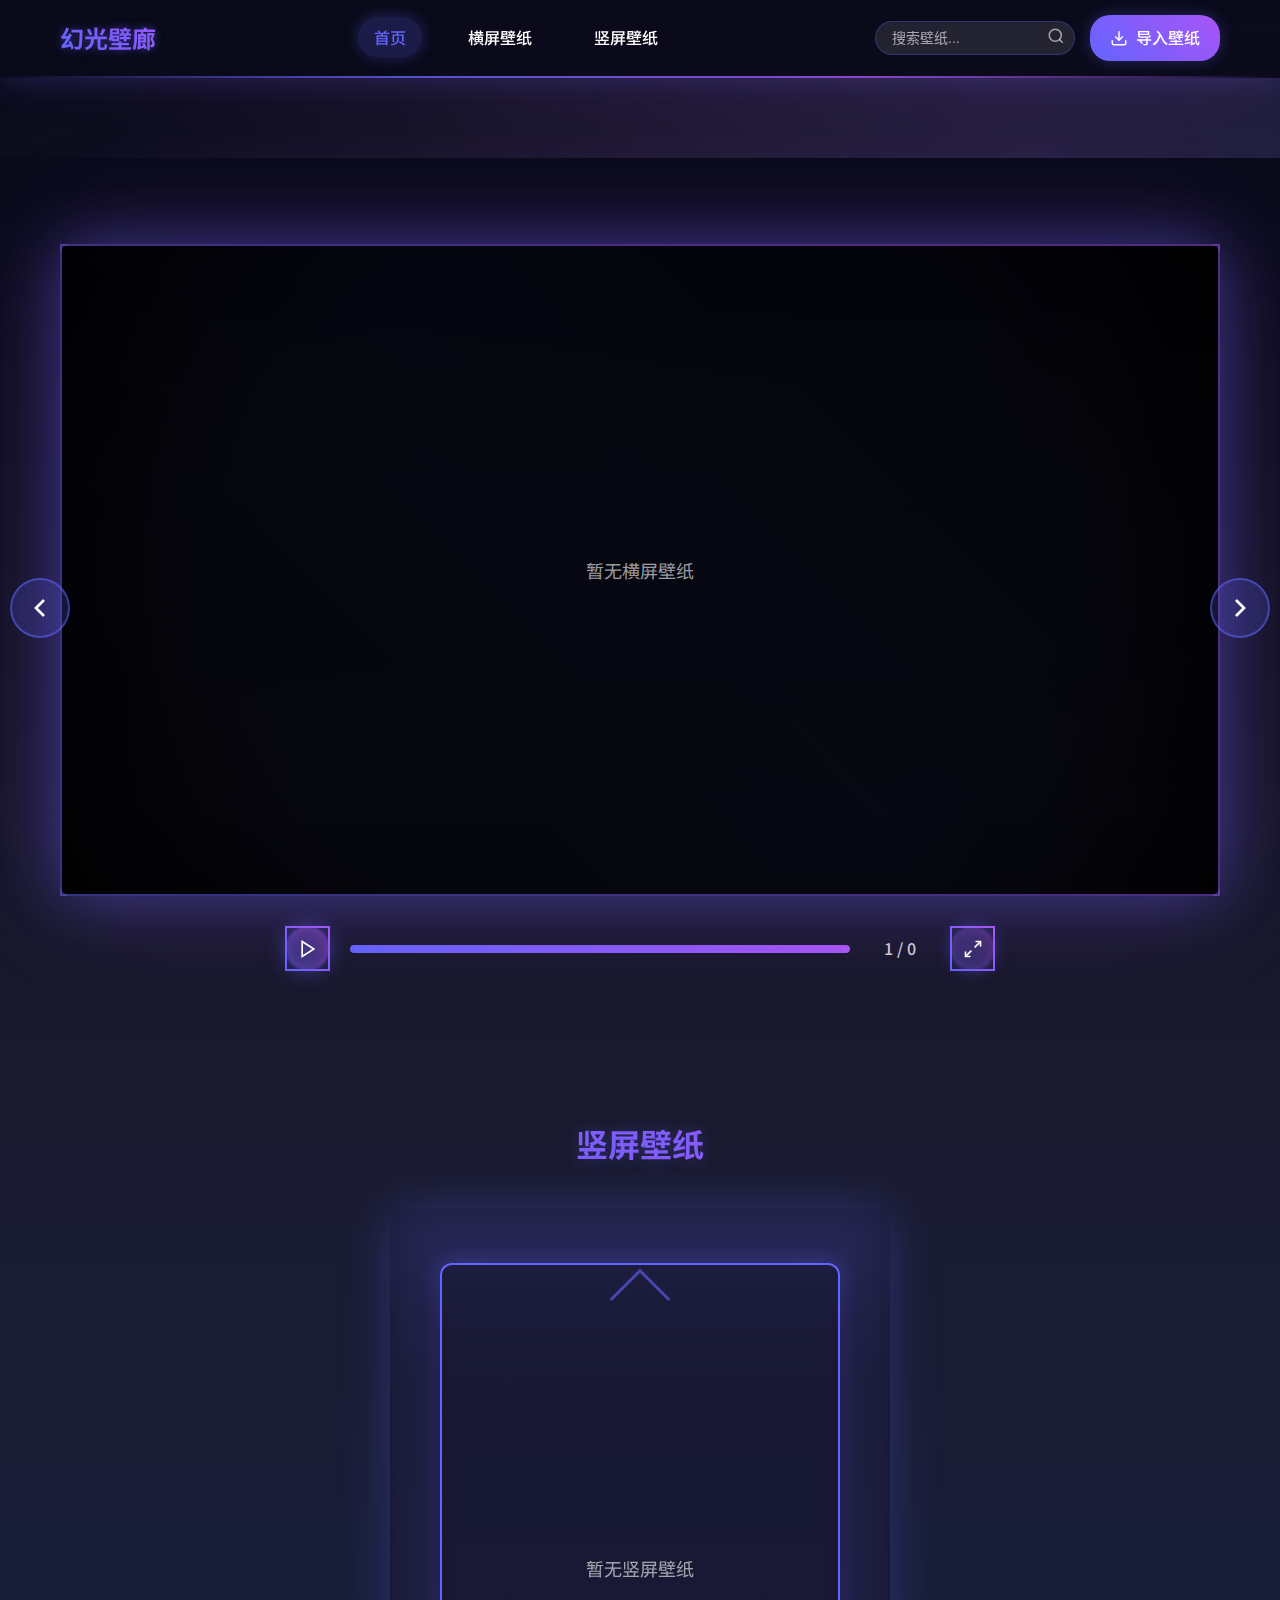
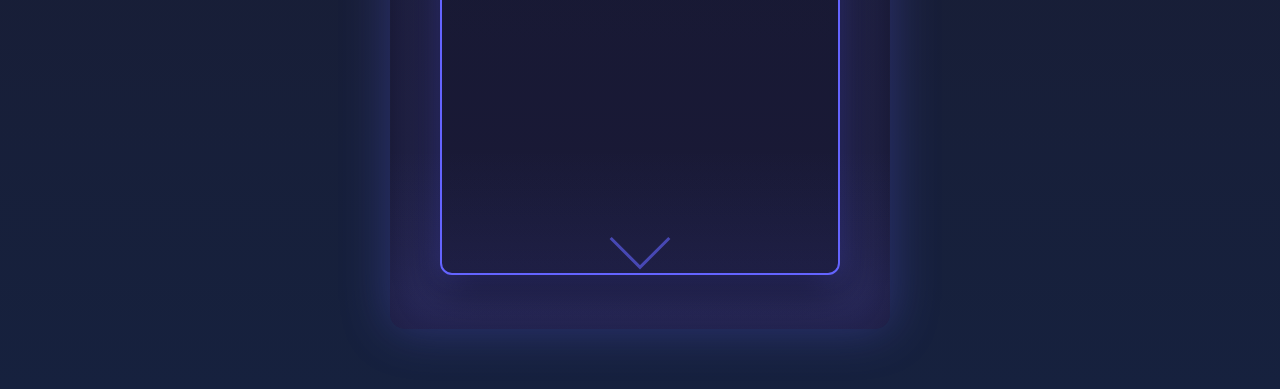
<file: index.html>
<!DOCTYPE html>
<html lang="zh-CN">
<head>
    <meta charset="UTF-8">
    <meta name="viewport" content="width=device-width, initial-scale=1.0">
    <title>幻光壁廊 - 二次元壁纸展示</title>
    <link rel="stylesheet" href="styles/main.css">
    <link rel="stylesheet" href="styles/responsive.css">
    <link rel="preconnect" href="https://fonts.googleapis.com">
    <link rel="preconnect" href="https://fonts.gstatic.com" crossorigin>
    <link href="https://fonts.googleapis.com/css2?family=Noto+Sans+SC:wght@300;400;500;700&display=swap" rel="stylesheet">
</head>
<body>
    <!-- 导航栏 -->
    <header class="navbar">
        <div class="container">
            <div class="navbar-brand">
                <h1 class="logo">幻光壁廊</h1>
            </div>
            <nav class="navbar-nav">
                <ul class="nav-list">
                    <li class="nav-item"><a href="#" class="nav-link active">首页</a></li>
                    <li class="nav-item"><a href="#landscape" class="nav-link">横屏壁纸</a></li>
                    <li class="nav-item"><a href="#portrait" class="nav-link">竖屏壁纸</a></li>
                </ul>
            </nav>
            <div class="navbar-actions">
                <div class="search-box">
                    <input type="text" placeholder="搜索壁纸..." class="search-input">
                    <button class="search-btn" type="button" aria-label="搜索">
                    <svg width="18" height="18" viewBox="0 0 24 24" fill="none" stroke="currentColor" stroke-width="2">
                        <circle cx="11" cy="11" r="8"></circle>
                        <line x1="21" y1="21" x2="16.65" y2="16.65"></line>
                    </svg>
                </button>
                </div>
                <label for="file-input" class="import-btn">
                    <svg width="18" height="18" viewBox="0 0 24 24" fill="none" stroke="currentColor" stroke-width="2">
                        <path d="M21 15v4a2 2 0 0 1-2 2H5a2 2 0 0 1-2-2v-4"></path>
                        <polyline points="7 10 12 15 17 10"></polyline>
                        <line x1="12" y1="15" x2="12" y2="3"></line>
                    </svg>
                    导入壁纸
                </label>
                <input type="file" id="file-input" accept="image/jpeg,image/png,image/webp" multiple style="display: none;">
            </div>
        </div>
    </header>

    <!-- 主内容区 -->
    <main class="main-content">
        <!-- 横屏壁纸区 - 电影投影风 -->
        <section id="landscape" class="landscape-section">
            <div class="cinema-container">
                <div class="projector-screen">
                    <div class="screen-inner">
                        <div class="wallpaper-slide active" data-index="0">
                            <img src="[data-uri]" alt="横屏壁纸" class="slide-image" loading="lazy">
                        </div>
                    </div>
                    <div class="screen-overlay"></div>
                </div>

                <!-- 切换按钮 -->
                <button class="nav-btn prev-btn" type="button" aria-label="上一张">
                    <svg width="32" height="32" viewBox="0 0 24 24" fill="none" stroke="currentColor" stroke-width="2">
                        <polyline points="15 18 9 12 15 6"></polyline>
                    </svg>
                </button>
                <button class="nav-btn next-btn" type="button" aria-label="下一张">
                    <svg width="32" height="32" viewBox="0 0 24 24" fill="none" stroke="currentColor" stroke-width="2">
                        <polyline points="9 18 15 12 9 6"></polyline>
                    </svg>
                </button>

                <!-- 控制栏 -->
                <div class="controls">
                    <button class="control-btn play-btn" type="button" aria-label="播放/暂停">
                        <svg width="20" height="20" viewBox="0 0 24 24" fill="none" stroke="currentColor" stroke-width="2">
                            <polygon points="5 3 19 12 5 21 5 3"></polygon>
                        </svg>
                    </button>
                    <div class="progress-bar">
                        <div class="progress-fill"></div>
                    </div>
                    <span class="slide-counter">0 / 0</span>
                    <button class="control-btn fullscreen-btn" type="button" aria-label="全屏">
                        <svg width="20" height="20" viewBox="0 0 24 24" fill="none" stroke="currentColor" stroke-width="2">
                            <polyline points="15 3 21 3 21 9"></polyline>
                            <polyline points="9 21 3 21 3 15"></polyline>
                            <line x1="21" y1="3" x2="14" y2="10"></line>
                            <line x1="3" y1="21" x2="10" y2="14"></line>
                        </svg>
                    </button>
                </div>
            </div>
        </section>

        <!-- 竖屏壁纸区 - 纵向电影海报画廊 -->
        <section id="portrait" class="portrait-section">
            <div class="container">
                <h2 class="section-title">竖屏壁纸</h2>
                <div class="vertical-gallery-container">
                    <div class="vertical-gallery-wrapper">
                        <div class="vertical-gallery" id="vertical-gallery">
                            <!-- 壁纸项将通过JavaScript动态生成 -->
                        </div>
                    </div>
                    <!-- 导航控制 -->
                    <div class="gallery-nav gallery-nav-prev" aria-label="上一张"></div>
                    <div class="gallery-nav gallery-nav-next" aria-label="下一张"></div>
                </div>
            </div>
        </section>
    </main>

    <!-- Lightbox 模态框 -->
    <div class="lightbox" id="lightbox">
        <div class="lightbox-overlay"></div>
        <div class="lightbox-content">
            <button class="lightbox-close" type="button" aria-label="关闭">
                <svg width="24" height="24" viewBox="0 0 24 24" fill="none" stroke="currentColor" stroke-width="2">
                    <line x1="18" y1="6" x2="6" y2="18"></line>
                    <line x1="6" y1="6" x2="18" y2="18"></line>
                </svg>
            </button>
            <button class="lightbox-nav prev" type="button" aria-label="上一张">
                <svg width="32" height="32" viewBox="0 0 24 24" fill="none" stroke="currentColor" stroke-width="2">
                    <polyline points="15 18 9 12 15 6"></polyline>
                </svg>
            </button>
            <button class="lightbox-nav next" type="button" aria-label="下一张">
                <svg width="32" height="32" viewBox="0 0 24 24" fill="none" stroke="currentColor" stroke-width="2">
                    <polyline points="9 18 15 12 9 6"></polyline>
                </svg>
            </button>
            <div class="lightbox-image-container">
                <img src="[data-uri]" alt="壁纸预览" class="lightbox-image" id="lightbox-image" loading="lazy">
            </div>
        </div>
    </div>

    <!-- 加载动画 -->
    <div class="loading" id="loading">
        <div class="loading-spinner"></div>
        <p>加载中...</p>
    </div>

    <!-- JavaScript 文件 -->
    <script src="scripts/utils.js"></script>
    <script src="scripts/gallery.js"></script>
    <script src="scripts/lightbox.js"></script>
    <script src="scripts/app.js"></script>
</body>
</html>
</file>
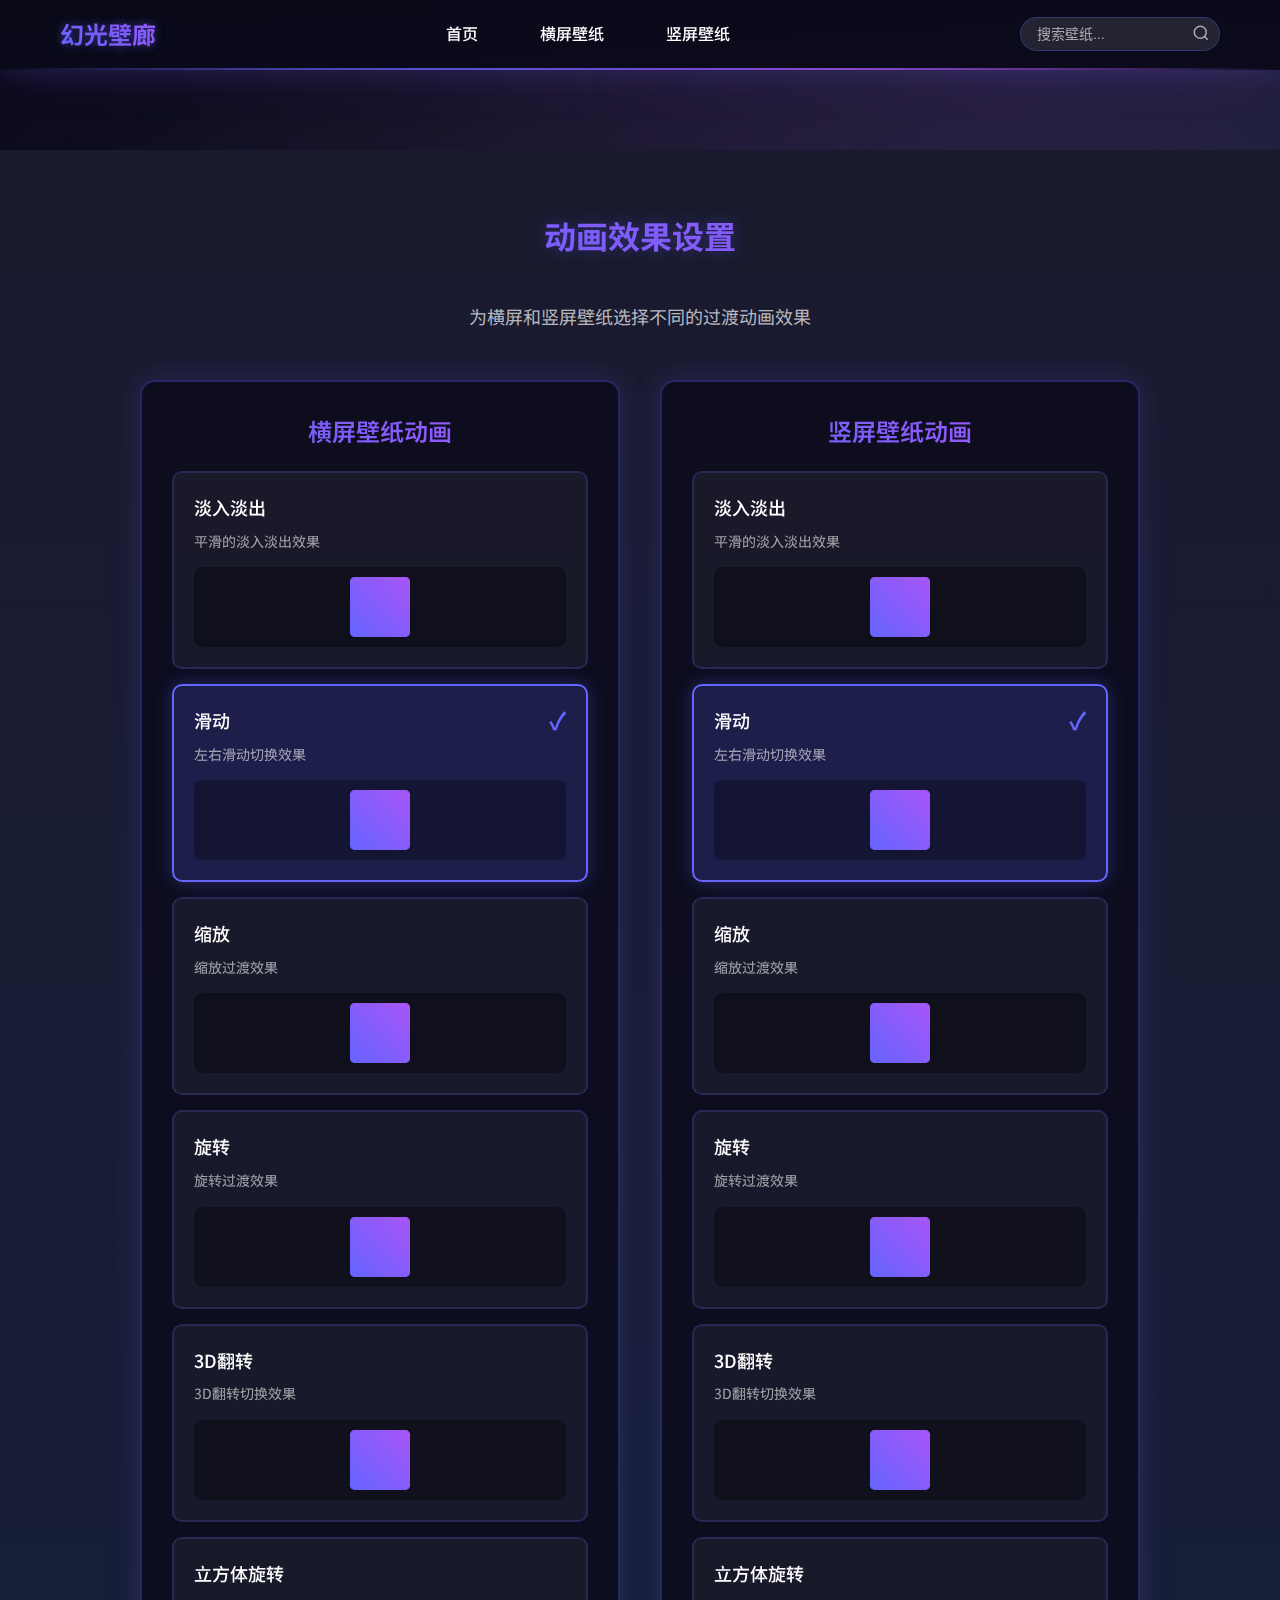
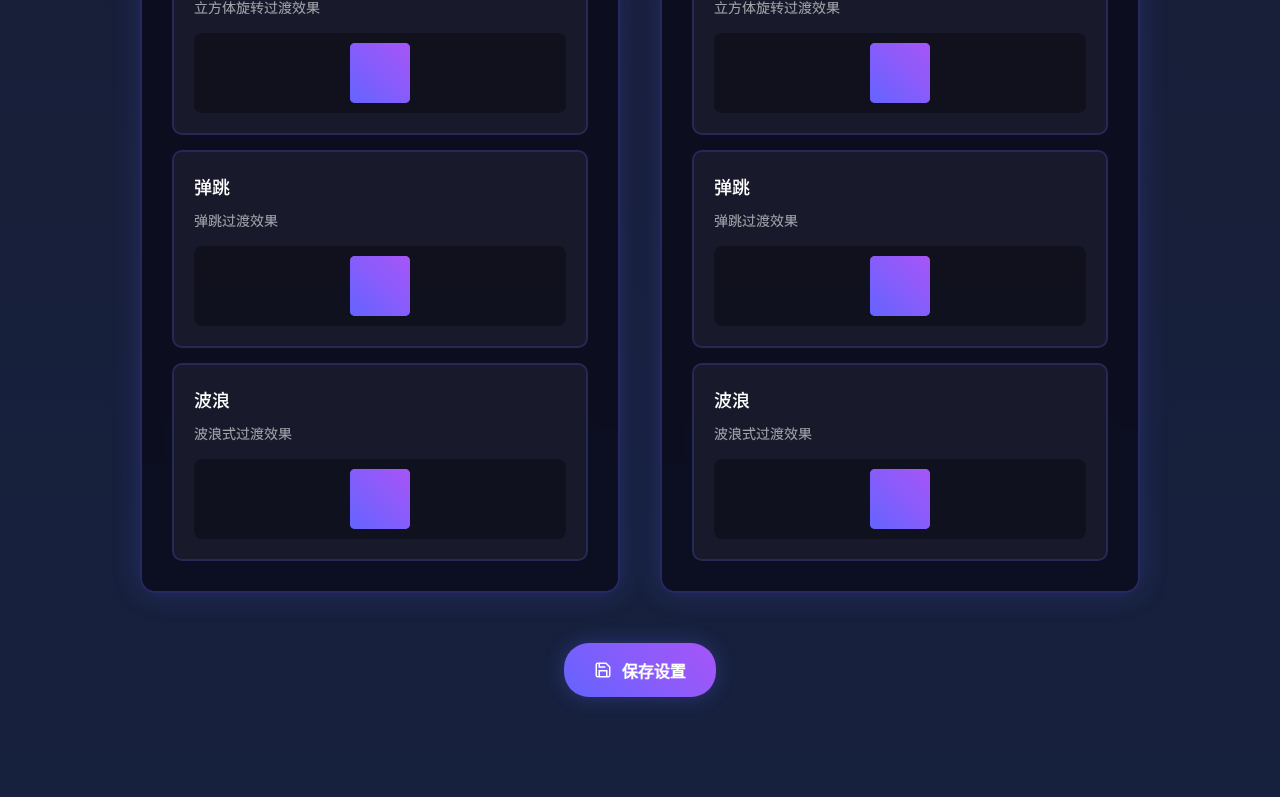
<file: animations.html>
<!DOCTYPE html>
<html lang="zh-CN">
<head>
    <meta charset="UTF-8">
    <meta name="viewport" content="width=device-width, initial-scale=1.0">
    <title>动画效果设置 - 幻光壁廊</title>
    <link rel="stylesheet" href="styles/main.css">
    <link rel="stylesheet" href="styles/responsive.css">
    <link rel="preconnect" href="https://fonts.googleapis.com">
    <link rel="preconnect" href="https://fonts.gstatic.com" crossorigin>
    <link href="https://fonts.googleapis.com/css2?family=Noto+Sans+SC:wght@300;400;500;700&display=swap" rel="stylesheet">
</head>
<body>
    <!-- 导航栏 -->
    <header class="navbar">
        <div class="container">
            <div class="navbar-brand">
                <h1 class="logo">幻光壁廊</h1>
            </div>
            <nav class="navbar-nav">
                <ul class="nav-list">
                    <li class="nav-item"><a href="index.html" class="nav-link">首页</a></li>
                    <li class="nav-item"><a href="index.html#landscape" class="nav-link">横屏壁纸</a></li>
                    <li class="nav-item"><a href="index.html#portrait" class="nav-link">竖屏壁纸</a></li>
                </ul>
            </nav>
            <div class="navbar-actions">
                <div class="search-box">
                    <input type="text" placeholder="搜索壁纸..." class="search-input">
                    <button class="search-btn" type="button" aria-label="搜索">
                    <svg width="18" height="18" viewBox="0 0 24 24" fill="none" stroke="currentColor" stroke-width="2">
                        <circle cx="11" cy="11" r="8"></circle>
                        <line x1="21" y1="21" x2="16.65" y2="16.65"></line>
                    </svg>
                </button>
                </div>
            </div>
        </div>
    </header>

    <!-- 主内容区 -->
    <main class="main-content">
        <section class="animations-section">
            <div class="container">
                <h2 class="section-title">动画效果设置</h2>
                <p class="section-description">为横屏和竖屏壁纸选择不同的过渡动画效果</p>
                
                <div class="animations-container">
                    <!-- 横屏动画效果 -->
                    <div class="animation-group">
                        <h3 class="group-title">横屏壁纸动画</h3>
                        <div class="animation-options" id="landscape-animations">
                            <!-- 动画选项将通过JavaScript动态生成 -->
                        </div>
                    </div>
                    
                    <!-- 竖屏动画效果 -->
                    <div class="animation-group">
                        <h3 class="group-title">竖屏壁纸动画</h3>
                        <div class="animation-options" id="portrait-animations">
                            <!-- 动画选项将通过JavaScript动态生成 -->
                        </div>
                    </div>
                </div>
                
                <!-- 保存按钮 -->
                <div class="save-section">
                    <button class="save-btn" type="button" id="save-animations">
                        <svg width="18" height="18" viewBox="0 0 24 24" fill="none" stroke="currentColor" stroke-width="2">
                            <path d="M19 21H5a2 2 0 0 1-2-2V5a2 2 0 0 1 2-2h11l5 5v11a2 2 0 0 1-2 2z"></path>
                            <polyline points="17 21 17 13 7 13 7 21"></polyline>
                            <polyline points="7 3 7 8 15 8"></polyline>
                        </svg>
                        保存设置
                    </button>
                    <div class="save-message" id="save-message"></div>
                </div>
            </div>
        </section>
    </main>

    <!-- JavaScript 文件 -->
    <script src="scripts/utils.js"></script>
    <script src="scripts/animations.js"></script>
</body>
</html>
</file>
<file: styles/main.css>
/* 基础样式重置 */
* {
    margin: 0;
    padding: 0;
    box-sizing: border-box;
}

body {
    font-family: 'Noto Sans SC', sans-serif;
    background: linear-gradient(135deg, #0a0a1a 0%, #1a1a2e 50%, #16213e 100%);
    background-attachment: fixed;
    color: #ffffff;
    overflow-x: hidden;
    line-height: 1.6;
    position: relative;
}

body::before {
    content: '';
    position: fixed;
    top: 0;
    left: 0;
    right: 0;
    bottom: 0;
    background: 
        radial-gradient(circle at 20% 80%, rgba(100, 100, 255, 0.1) 0%, transparent 50%),
        radial-gradient(circle at 80% 20%, rgba(168, 85, 247, 0.1) 0%, transparent 50%),
        radial-gradient(circle at 40% 40%, rgba(255, 100, 255, 0.05) 0%, transparent 50%);
    pointer-events: none;
    z-index: -1;
    animation: gradientShift 20s ease-in-out infinite;
}

@keyframes gradientShift {
    0%, 100% {
        transform: scale(1) rotate(0deg);
    }
    50% {
        transform: scale(1.2) rotate(180deg);
    }
}

/* 容器样式 */
.container {
    max-width: 1200px;
    margin: 0 auto;
    padding: 0 20px;
}

/* 导航栏样式 */
.navbar {
    position: fixed;
    top: 0;
    left: 0;
    right: 0;
    background: linear-gradient(180deg, rgba(10, 10, 26, 0.98), rgba(10, 10, 26, 0.95));
    backdrop-filter: blur(15px);
    border-bottom: 2px solid transparent;
    border-image: linear-gradient(90deg, transparent, rgba(100, 100, 255, 0.5), rgba(168, 85, 247, 0.5), transparent);
    border-image-slice: 1;
    box-shadow: 0 0 30px rgba(100, 100, 255, 0.2),
                0 0 60px rgba(168, 85, 247, 0.1);
    z-index: 1000;
    transition: all 0.3s ease;
    position: relative;
}

.navbar::after {
    content: '';
    position: absolute;
    bottom: -2px;
    left: 0;
    right: 0;
    height: 2px;
    background: linear-gradient(90deg, transparent, rgba(100, 100, 255, 0.6), rgba(168, 85, 247, 0.6), transparent);
    animation: glowPulse 3s ease-in-out infinite;
}

@keyframes glowPulse {
    0%, 100% {
        opacity: 0.6;
        transform: scaleX(1);
    }
    50% {
        opacity: 1;
        transform: scaleX(1.05);
    }
}

.navbar .container {
    display: flex;
    justify-content: space-between;
    align-items: center;
    padding: 15px 20px;
}

.navbar-brand .logo {
    font-size: 24px;
    font-weight: 700;
    background: linear-gradient(45deg, #6464ff, #a855f7);
    -webkit-background-clip: text;
    -webkit-text-fill-color: transparent;
    background-clip: text;
    text-shadow: 0 0 10px rgba(100, 100, 255, 0.5);
}

.navbar-nav .nav-list {
    display: flex;
    list-style: none;
    gap: 30px;
}

.nav-item .nav-link {
    color: #ffffff;
    text-decoration: none;
    font-weight: 500;
    padding: 8px 16px;
    border-radius: 20px;
    transition: all 0.3s ease;
    position: relative;
}

.nav-item .nav-link:hover,
.nav-item .nav-link.active {
    background: rgba(100, 100, 255, 0.2);
    box-shadow: 0 0 15px rgba(100, 100, 255, 0.3);
    color: #6464ff;
}

/* 导航栏操作区 */
.navbar-actions {
    display: flex;
    align-items: center;
    gap: 15px;
}

.search-box {
    position: relative;
    display: flex;
    align-items: center;
}

.search-input {
    background: rgba(255, 255, 255, 0.1);
    border: 1px solid rgba(100, 100, 255, 0.3);
    border-radius: 20px;
    padding: 8px 40px 8px 16px;
    color: #ffffff;
    font-size: 14px;
    transition: all 0.3s ease;
    width: 200px;
}

.search-input:focus {
    outline: none;
    border-color: #6464ff;
    box-shadow: 0 0 15px rgba(100, 100, 255, 0.4);
    width: 250px;
}

.search-input::placeholder {
    color: rgba(255, 255, 255, 0.6);
}

.search-btn {
    position: absolute;
    right: 5px;
    background: transparent;
    border: none;
    color: rgba(255, 255, 255, 0.6);
    cursor: pointer;
    padding: 5px;
    border-radius: 50%;
    transition: all 0.3s ease;
}

.search-btn:hover {
    color: #6464ff;
    background: rgba(100, 100, 255, 0.2);
}

.import-btn {
    display: flex;
    align-items: center;
    gap: 8px;
    background: linear-gradient(45deg, #6464ff, #a855f7);
    color: #ffffff;
    border: none;
    padding: 10px 20px;
    border-radius: 20px;
    font-weight: 500;
    cursor: pointer;
    transition: all 0.3s ease;
    box-shadow: 0 0 15px rgba(100, 100, 255, 0.3);
}

.import-btn:hover {
    transform: translateY(-2px);
    box-shadow: 0 5px 20px rgba(100, 100, 255, 0.4);
}

/* 主内容区 */
.main-content {
    margin-top: 80px;
}

/* 横屏壁纸区 - 电影投影风 */
.landscape-section {
    background: linear-gradient(180deg, #0a0a1a 0%, #1a1a2e 100%);
    padding: 60px 0;
    min-height: 100vh;
    display: flex;
    align-items: center;
    justify-content: center;
}

.cinema-container {
    position: relative;
    width: 100%;
    max-width: 1200px;
    padding: 0 20px;
    margin: 0 auto;
}

.projector-screen {
    position: relative;
    background: rgba(0, 0, 0, 0.85);
    border-radius: 12px;
    box-shadow: 
        0 0 60px rgba(100, 100, 255, 0.4),
        0 0 120px rgba(168, 85, 247, 0.2),
        inset 0 0 60px rgba(0, 0, 0, 0.6);
    overflow: hidden;
    aspect-ratio: 16 / 9;
    margin-bottom: 30px;
    border: 2px solid transparent;
    border-image: linear-gradient(45deg, rgba(100, 100, 255, 0.5), rgba(168, 85, 247, 0.5));
    border-image-slice: 1;
    position: relative;
}

.projector-screen::before {
    content: '';
    position: absolute;
    top: -50%;
    left: -50%;
    width: 200%;
    height: 200%;
    background: linear-gradient(45deg, transparent, rgba(100, 100, 255, 0.05), transparent);
    animation: screenGlow 8s ease-in-out infinite;
    pointer-events: none;
}

@keyframes screenGlow {
    0%, 100% {
        transform: rotate(0deg) translate(-25%, -25%);
        opacity: 0.3;
    }
    50% {
        transform: rotate(360deg) translate(-25%, -25%);
        opacity: 0.6;
    }
}

.screen-inner {
    position: relative;
    width: 100%;
    height: 100%;
    overflow: hidden;
}

.screen-overlay {
    position: absolute;
    top: 0;
    left: 0;
    right: 0;
    bottom: 0;
    background: radial-gradient(circle at center, transparent 60%, rgba(0, 0, 0, 0.8) 100%);
    pointer-events: none;
}

/* 壁纸幻灯片 */
.wallpaper-slide {
    position: absolute;
    top: 0;
    left: 0;
    width: 100%;
    height: 100%;
    opacity: 0;
    transition: opacity 0.8s ease, transform 0.8s ease;
    display: flex;
    align-items: center;
    justify-content: center;
}

.wallpaper-slide.active {
    opacity: 1;
    transform: translateX(0);
}

.wallpaper-slide.next {
    transform: translateX(100%);
}

.wallpaper-slide.prev {
    transform: translateX(-100%);
}

.slide-image {
    max-width: 100%;
    max-height: 100%;
    object-fit: contain;
    border-radius: 5px;
    box-shadow: 0 0 30px rgba(255, 255, 255, 0.2);
}

/* 导航按钮 */
.nav-btn {
    position: absolute;
    top: 50%;
    transform: translateY(-50%);
    background: rgba(100, 100, 255, 0.2);
    border: 2px solid rgba(100, 100, 255, 0.5);
    color: #ffffff;
    width: 60px;
    height: 60px;
    border-radius: 50%;
    cursor: pointer;
    display: flex;
    align-items: center;
    justify-content: center;
    transition: all 0.3s ease;
    z-index: 10;
}

.nav-btn:hover {
    background: rgba(100, 100, 255, 0.4);
    box-shadow: 0 0 20px rgba(100, 100, 255, 0.5);
    transform: translateY(-50%) scale(1.1);
}

.prev-btn {
    left: -30px;
}

.next-btn {
    right: -30px;
}

/* 控制栏 */
.controls {
    display: flex;
    align-items: center;
    justify-content: center;
    gap: 20px;
    margin-top: 20px;
}

.control-btn {
    background: linear-gradient(45deg, rgba(100, 100, 255, 0.3), rgba(168, 85, 247, 0.3));
    border: 2px solid transparent;
    border-image: linear-gradient(45deg, #6464ff, #a855f7);
    border-image-slice: 1;
    color: #ffffff;
    width: 45px;
    height: 45px;
    border-radius: 50%;
    cursor: pointer;
    display: flex;
    align-items: center;
    justify-content: center;
    transition: all 0.3s ease;
    box-shadow: 0 0 15px rgba(100, 100, 255, 0.4),
                inset 0 0 10px rgba(168, 85, 247, 0.2);
    position: relative;
    overflow: hidden;
}

.control-btn::before {
    content: '';
    position: absolute;
    top: -50%;
    left: -50%;
    width: 200%;
    height: 200%;
    background: linear-gradient(45deg, transparent, rgba(100, 100, 255, 0.3), transparent);
    transform: rotate(45deg);
    transition: all 0.5s ease;
    opacity: 0;
}

.control-btn:hover {
    background: linear-gradient(45deg, rgba(100, 100, 255, 0.5), rgba(168, 85, 247, 0.5));
    box-shadow: 0 0 25px rgba(100, 100, 255, 0.6),
                0 0 40px rgba(168, 85, 247, 0.4),
                inset 0 0 15px rgba(100, 100, 255, 0.3);
    transform: scale(1.15);
}

.control-btn:hover::before {
    opacity: 1;
    animation: shine 1.5s ease-in-out;
}

.control-btn:active {
    transform: scale(1.05);
    box-shadow: 0 0 15px rgba(100, 100, 255, 0.8),
                0 0 30px rgba(168, 85, 247, 0.6);
}

/* 播放按钮特殊样式 */
.play-btn {
    background: linear-gradient(45deg, rgba(100, 100, 255, 0.4), rgba(168, 85, 247, 0.4));
    box-shadow: 0 0 20px rgba(100, 100, 255, 0.5),
                inset 0 0 12px rgba(168, 85, 247, 0.3);
}

.play-btn:hover {
    background: linear-gradient(45deg, rgba(100, 100, 255, 0.6), rgba(168, 85, 247, 0.6));
    box-shadow: 0 0 30px rgba(100, 100, 255, 0.7),
                0 0 50px rgba(168, 85, 247, 0.5),
                inset 0 0 18px rgba(100, 100, 255, 0.4);
}

@keyframes shine {
    0% {
        transform: translateX(-100%) translateY(-100%) rotate(45deg);
    }
    100% {
        transform: translateX(100%) translateY(100%) rotate(45deg);
    }
}

.progress-bar {
    flex: 1;
    max-width: 500px;
    height: 8px;
    background: rgba(255, 255, 255, 0.2);
    border-radius: 4px;
    overflow: hidden;
    cursor: pointer;
}

.progress-fill {
    height: 100%;
    background: linear-gradient(90deg, #6464ff, #a855f7);
    border-radius: 4px;
    transition: width 0.1s ease;
    box-shadow: 0 0 10px rgba(100, 100, 255, 0.5);
}

.slide-counter {
    color: rgba(255, 255, 255, 0.8);
    font-weight: 500;
    min-width: 60px;
    text-align: center;
}

/* 竖屏壁纸区 */
.portrait-section {
    padding: 60px 0;
    background: linear-gradient(180deg, #1a1a2e 0%, #16213e 100%);
}

.section-title {
    font-size: 32px;
    font-weight: 700;
    text-align: center;
    margin-bottom: 40px;
    background: linear-gradient(45deg, #6464ff, #a855f7);
    -webkit-background-clip: text;
    -webkit-text-fill-color: transparent;
    background-clip: text;
    text-shadow: 0 0 15px rgba(100, 100, 255, 0.3);
}

/* 纵向电影海报画廊样式 */
.vertical-gallery-container {
    position: relative;
    width: 100%;
    max-width: 500px;
    height: 80vh;
    margin: 0 auto;
    overflow: hidden;
    border-radius: 15px;
    background: linear-gradient(180deg, rgba(100, 100, 255, 0.1), rgba(168, 85, 247, 0.1));
    box-shadow: 
        0 0 50px rgba(100, 100, 255, 0.3),
        inset 0 0 50px rgba(0, 0, 0, 0.5);
}

.vertical-gallery-wrapper {
    width: 100%;
    height: 100%;
    display: flex;
    align-items: center;
    justify-content: center;
    position: relative;
}

.vertical-gallery {
    position: relative;
    width: 100%;
    height: 100%;
    display: flex;
    flex-direction: column;
    align-items: center;
    justify-content: center;
    transition: transform 0.6s cubic-bezier(0.4, 0, 0.2, 1);
}

.gallery-item {
    position: absolute;
    width: 80%;
    height: 85%;
    display: flex;
    align-items: center;
    justify-content: center;
    opacity: 0;
    transition: all 0.6s cubic-bezier(0.4, 0, 0.2, 1);
    filter: blur(8px);
    transform: scale(0.9);
    z-index: 1;
}

.gallery-item.active {
    opacity: 1;
    filter: blur(0);
    transform: scale(1);
    z-index: 3;
}

.gallery-item.prev {
    opacity: 0.6;
    filter: blur(4px);
    transform: translateY(-80%) scale(0.95);
    z-index: 2;
}

.gallery-item.next {
    opacity: 0.6;
    filter: blur(4px);
    transform: translateY(80%) scale(0.95);
    z-index: 2;
}

.gallery-item-inner {
    width: 100%;
    height: 100%;
    display: flex;
    align-items: center;
    justify-content: center;
    background: rgba(0, 0, 0, 0.3);
    border-radius: 12px;
    overflow: hidden;
    box-shadow: 0 10px 30px rgba(0, 0, 0, 0.5);
    border: 2px solid rgba(100, 100, 255, 0.3);
    transition: all 0.3s ease;
}

.gallery-item.active .gallery-item-inner {
    border-color: #6464ff;
    box-shadow: 
        0 15px 40px rgba(0, 0, 0, 0.6),
        0 0 25px rgba(100, 100, 255, 0.5);
}

.gallery-image {
    max-width: 100%;
    max-height: 100%;
    object-fit: contain;
    display: block;
    border-radius: 8px;
    transition: transform 0.3s ease;
}

/* 导航控制 */
.gallery-nav {
    position: absolute;
    width: 100%;
    height: 25%;
    cursor: pointer;
    z-index: 4;
    transition: all 0.3s ease;
}

.gallery-nav-prev {
    top: 0;
    left: 0;
    background: linear-gradient(to bottom, rgba(100, 100, 255, 0.1), transparent);
}

.gallery-nav-next {
    bottom: 0;
    left: 0;
    background: linear-gradient(to top, rgba(100, 100, 255, 0.1), transparent);
}

.gallery-nav:hover {
    background: linear-gradient(to bottom, rgba(100, 100, 255, 0.2), transparent);
}

.gallery-nav-next:hover {
    background: linear-gradient(to top, rgba(100, 100, 255, 0.2), transparent);
}

/* 导航箭头指示器 */
.gallery-nav::before {
    content: '';
    position: absolute;
    width: 40px;
    height: 40px;
    border: 3px solid rgba(100, 100, 255, 0.6);
    border-left: none;
    border-bottom: none;
    transition: all 0.3s ease;
}

.gallery-nav-prev::before {
    top: 50%;
    left: 50%;
    transform: translate(-50%, -50%) rotate(-45deg);
}

.gallery-nav-next::before {
    bottom: 50%;
    left: 50%;
    transform: translate(-50%, 50%) rotate(135deg);
}

.gallery-nav:hover::before {
    border-color: #6464ff;
    box-shadow: 0 0 15px rgba(100, 100, 255, 0.8);
}

/* Lightbox 样式 */
.lightbox {
    position: fixed;
    top: 0;
    left: 0;
    right: 0;
    bottom: 0;
    z-index: 2000;
    display: none;
    align-items: center;
    justify-content: center;
    opacity: 0;
    transition: opacity 0.3s ease;
}

.lightbox.active {
    display: flex;
    opacity: 1;
}

.lightbox-overlay {
    position: absolute;
    top: 0;
    left: 0;
    right: 0;
    bottom: 0;
    background: rgba(0, 0, 0, 0.9);
    cursor: pointer;
}

.lightbox-content {
    position: relative;
    max-width: 90vw;
    max-height: 90vh;
    z-index: 2001;
    border-radius: 10px;
    overflow: hidden;
    box-shadow: 0 0 50px rgba(100, 100, 255, 0.5);
}

.lightbox-image-container {
    display: flex;
    align-items: center;
    justify-content: center;
    padding: 20px;
    background: rgba(10, 10, 26, 0.8);
}

.lightbox-image {
    max-width: 100%;
    max-height: 80vh;
    object-fit: contain;
    border-radius: 5px;
}

.lightbox-close {
    position: absolute;
    top: 15px;
    right: 15px;
    background: rgba(100, 100, 255, 0.3);
    border: 2px solid rgba(100, 100, 255, 0.5);
    color: #ffffff;
    width: 40px;
    height: 40px;
    border-radius: 50%;
    cursor: pointer;
    display: flex;
    align-items: center;
    justify-content: center;
    transition: all 0.3s ease;
    z-index: 2002;
}

.lightbox-close:hover {
    background: rgba(100, 100, 255, 0.5);
    box-shadow: 0 0 15px rgba(100, 100, 255, 0.6);
    transform: scale(1.1);
}

.lightbox-nav {
    position: absolute;
    top: 50%;
    transform: translateY(-50%);
    background: rgba(100, 100, 255, 0.3);
    border: 2px solid rgba(100, 100, 255, 0.5);
    color: #ffffff;
    width: 50px;
    height: 50px;
    border-radius: 50%;
    cursor: pointer;
    display: flex;
    align-items: center;
    justify-content: center;
    transition: all 0.3s ease;
    z-index: 2002;
}

.lightbox-nav:hover {
    background: rgba(100, 100, 255, 0.5);
    box-shadow: 0 0 20px rgba(100, 100, 255, 0.6);
    transform: translateY(-50%) scale(1.1);
}

.lightbox-nav.prev {
    left: 15px;
}

.lightbox-nav.next {
    right: 15px;
}

/* 加载动画 */
.loading {
    position: fixed;
    top: 0;
    left: 0;
    right: 0;
    bottom: 0;
    background: rgba(10, 10, 26, 0.95);
    display: flex;
    flex-direction: column;
    align-items: center;
    justify-content: center;
    z-index: 3000;
    opacity: 0;
    visibility: hidden;
    transition: all 0.3s ease;
}

.loading.active {
    opacity: 1;
    visibility: visible;
}

.loading-spinner {
    width: 60px;
    height: 60px;
    border: 4px solid rgba(100, 100, 255, 0.3);
    border-top: 4px solid #6464ff;
    border-radius: 50%;
    animation: spin 1s linear infinite;
    margin-bottom: 20px;
    box-shadow: 0 0 20px rgba(100, 100, 255, 0.3);
}

.loading p {
    color: rgba(255, 255, 255, 0.8);
    font-size: 16px;
    font-weight: 500;
}

@keyframes spin {
    0% { transform: rotate(0deg); }
    100% { transform: rotate(360deg); }
}

/* 滚动条样式 */
::-webkit-scrollbar {
    width: 10px;
}

::-webkit-scrollbar-track {
    background: rgba(10, 10, 26, 0.8);
}

::-webkit-scrollbar-thumb {
    background: linear-gradient(180deg, #6464ff, #a855f7);
    border-radius: 5px;
    box-shadow: 0 0 10px rgba(100, 100, 255, 0.3);
}

::-webkit-scrollbar-thumb:hover {
    background: linear-gradient(180deg, #7c7cff, #b973f7);
    box-shadow: 0 0 15px rgba(100, 100, 255, 0.5);
}

/* 过渡动画 */
.fade-in {
    animation: fadeIn 0.5s ease-in;
}

@keyframes fadeIn {
    from { opacity: 0; transform: translateY(20px); }
    to { opacity: 1; transform: translateY(0); }
}

.slide-in-left {
    animation: slideInLeft 0.5s ease-out;
}

@keyframes slideInLeft {
    from { opacity: 0; transform: translateX(-50px); }
    to { opacity: 1; transform: translateX(0); }
}

.slide-in-right {
    animation: slideInRight 0.5s ease-out;
}

@keyframes slideInRight {
    from { opacity: 0; transform: translateX(50px); }
    to { opacity: 1; transform: translateX(0); }
}

/* 动画效果设置页面样式 */
.animations-section {
    padding: 60px 0;
    background: linear-gradient(180deg, #1a1a2e 0%, #16213e 100%);
}

.section-description {
    text-align: center;
    color: rgba(255, 255, 255, 0.7);
    font-size: 18px;
    margin-bottom: 50px;
    max-width: 800px;
    margin-left: auto;
    margin-right: auto;
}

.animations-container {
    display: grid;
    grid-template-columns: 1fr;
    gap: 40px;
    max-width: 1000px;
    margin: 0 auto;
}

@media (min-width: 1024px) {
    .animations-container {
        grid-template-columns: 1fr 1fr;
    }
}

.animation-group {
    background: rgba(10, 10, 26, 0.8);
    border: 2px solid rgba(100, 100, 255, 0.3);
    border-radius: 15px;
    padding: 30px;
    box-shadow: 0 0 30px rgba(100, 100, 255, 0.2);
    backdrop-filter: blur(10px);
    transition: all 0.3s ease;
}

.animation-group:hover {
    border-color: rgba(100, 100, 255, 0.5);
    box-shadow: 0 0 40px rgba(100, 100, 255, 0.3);
    transform: translateY(-5px);
}

.group-title {
    font-size: 24px;
    font-weight: 600;
    color: #6464ff;
    margin-bottom: 20px;
    text-align: center;
    background: linear-gradient(45deg, #6464ff, #a855f7);
    -webkit-background-clip: text;
    -webkit-text-fill-color: transparent;
    background-clip: text;
}

.animation-options {
    display: grid;
    grid-template-columns: 1fr;
    gap: 15px;
}

.animation-option {
    background: rgba(255, 255, 255, 0.05);
    border: 2px solid rgba(100, 100, 255, 0.2);
    border-radius: 10px;
    padding: 20px;
    cursor: pointer;
    transition: all 0.3s ease;
    position: relative;
    overflow: hidden;
}

.animation-option:hover {
    background: rgba(100, 100, 255, 0.1);
    border-color: rgba(100, 100, 255, 0.4);
    transform: translateX(5px);
}

.animation-option.selected {
    background: rgba(100, 100, 255, 0.2);
    border-color: #6464ff;
    box-shadow: 0 0 20px rgba(100, 100, 255, 0.3);
}

.animation-option.selected::before {
    content: '✓';
    position: absolute;
    top: 15px;
    right: 20px;
    font-size: 24px;
    color: #6464ff;
    font-weight: bold;
}

.animation-name {
    font-size: 18px;
    font-weight: 500;
    color: #ffffff;
    margin-bottom: 8px;
}

.animation-description {
    font-size: 14px;
    color: rgba(255, 255, 255, 0.6);
    margin-bottom: 15px;
}

.animation-preview {
    width: 100%;
    height: 80px;
    background: rgba(0, 0, 0, 0.3);
    border-radius: 8px;
    display: flex;
    align-items: center;
    justify-content: center;
    overflow: hidden;
    position: relative;
}

.preview-image {
    width: 60px;
    height: 60px;
    object-fit: cover;
    border-radius: 5px;
    position: absolute;
    transition: all 0.8s ease;
    background: linear-gradient(45deg, #6464ff, #a855f7);
}

.preview-image.next {
    opacity: 0;
}

/* 保存按钮样式 */
.save-section {
    text-align: center;
    margin-top: 50px;
}

.save-btn {
    display: inline-flex;
    align-items: center;
    gap: 10px;
    background: linear-gradient(45deg, #6464ff, #a855f7);
    color: #ffffff;
    border: none;
    padding: 15px 30px;
    border-radius: 25px;
    font-size: 16px;
    font-weight: 600;
    cursor: pointer;
    transition: all 0.3s ease;
    box-shadow: 0 0 20px rgba(100, 100, 255, 0.3);
}

.save-btn:hover {
    transform: translateY(-3px);
    box-shadow: 0 10px 30px rgba(100, 100, 255, 0.5);
}

.save-btn:active {
    transform: translateY(-1px);
}

.save-message {
    margin-top: 20px;
    padding: 10px 20px;
    border-radius: 8px;
    font-weight: 500;
    opacity: 0;
    transition: opacity 0.3s ease;
}

.save-message.success {
    background: rgba(0, 255, 128, 0.2);
    color: #00ff80;
    border: 1px solid rgba(0, 255, 128, 0.4);
    opacity: 1;
}

.save-message.error {
    background: rgba(255, 80, 80, 0.2);
    color: #ff5050;
    border: 1px solid rgba(255, 80, 80, 0.4);
    opacity: 1;
}

/* 动画效果类 */
/* 淡入淡出 */
.animation-fade .preview-image {
    transition-property: opacity;
}

.animation-fade .preview-image.next.active {
    opacity: 1;
}

/* 滑动 */
.animation-slide .preview-image {
    transition-property: transform, opacity;
}

.animation-slide .preview-image.next {
    transform: translateX(100%);
}

.animation-slide .preview-image.next.active {
    transform: translateX(0);
    opacity: 1;
}

/* 缩放 */
.animation-zoom .preview-image {
    transition-property: transform, opacity;
}

.animation-zoom .preview-image.next {
    transform: scale(0.8);
}

.animation-zoom .preview-image.next.active {
    transform: scale(1);
    opacity: 1;
}

/* 旋转 */
.animation-rotate .preview-image {
    transition-property: transform, opacity;
}

.animation-rotate .preview-image.next {
    transform: rotate(180deg) scale(0.8);
}

.animation-rotate .preview-image.next.active {
    transform: rotate(0deg) scale(1);
    opacity: 1;
}

/* 3D翻转 */
.animation-flip .preview-image {
    transition-property: transform, opacity;
    transform-style: preserve-3d;
}

.animation-flip .preview-image.next {
    transform: rotateY(180deg);
}

.animation-flip .preview-image.next.active {
    transform: rotateY(0deg);
    opacity: 1;
}

/* 立方体旋转 */
.animation-cube .preview-image {
    transition-property: transform, opacity;
    transform-style: preserve-3d;
}

.animation-cube .preview-image.next {
    transform: rotateX(90deg);
}

.animation-cube .preview-image.next.active {
    transform: rotateX(0deg);
    opacity: 1;
}

/* 弹跳 */
.animation-bounce .preview-image {
    transition: all 0.8s cubic-bezier(0.68, -0.55, 0.265, 1.55);
}

.animation-bounce .preview-image.next {
    transform: translateY(50px) scale(0.5);
}

.animation-bounce .preview-image.next.active {
    transform: translateY(0) scale(1);
    opacity: 1;
}

/* 波浪 */
.animation-wave .preview-image {
    transition: all 0.8s ease-in-out;
}

.animation-wave .preview-image.next {
    transform: translateX(50px) rotate(10deg);
}

.animation-wave .preview-image.next.active {
    transform: translateX(0) rotate(0deg);
    opacity: 1;
}
</file>
<file: styles/responsive.css>
/* 响应式设计 - 平板设备 */
@media (max-width: 1024px) {
    /* 导航栏 */
    .navbar-nav .nav-list {
        gap: 20px;
    }
    
    .search-input {
        width: 180px;
    }
    
    .search-input:focus {
        width: 220px;
    }
    
    /* 横屏壁纸区 */
    .cinema-container {
        padding: 0 40px;
    }
    
    .nav-btn {
        width: 50px;
        height: 50px;
    }
    
    .prev-btn {
        left: 0;
    }
    
    .next-btn {
        right: 0;
    }
    
    /* 瀑布流 */
    .masonry-grid {
        grid-template-columns: repeat(auto-fill, minmax(250px, 1fr));
        gap: 20px;
    }
}

/* 响应式设计 - 平板/手机设备 */
@media (max-width: 768px) {
    /* 导航栏 */
    .navbar .container {
        flex-wrap: wrap;
        gap: 15px;
        padding: 10px 20px;
    }
    
    .navbar-brand .logo {
        font-size: 20px;
    }
    
    .navbar-nav {
        order: 3;
        width: 100%;
    }
    
    .navbar-nav .nav-list {
        justify-content: center;
        gap: 15px;
    }
    
    .nav-item .nav-link {
        padding: 6px 12px;
        font-size: 14px;
    }
    
    .navbar-actions {
        gap: 10px;
    }
    
    .search-input {
        width: 150px;
        padding: 6px 35px 6px 12px;
        font-size: 13px;
    }
    
    .search-input:focus {
        width: 180px;
    }
    
    .import-btn {
        padding: 8px 16px;
        font-size: 13px;
    }
    
    /* 主内容区 */
    .main-content {
        margin-top: 120px;
    }
    
    /* 横屏壁纸区 */
    .landscape-section {
        padding: 40px 0;
    }
    
    .cinema-container {
        padding: 0 30px;
    }
    
    .projector-screen {
        aspect-ratio: 16 / 9;
    }
    
    .nav-btn {
        width: 45px;
        height: 45px;
    }
    
    .nav-btn svg {
        width: 24px;
        height: 24px;
    }
    
    .controls {
        gap: 15px;
        margin-top: 15px;
    }
    
    .control-btn {
        width: 35px;
        height: 35px;
    }
    
    .progress-bar {
        max-width: 300px;
    }
    
    /* 瀑布流 */
    .masonry-grid {
        grid-template-columns: repeat(auto-fill, minmax(200px, 1fr));
        gap: 15px;
    }
    
    /* Lightbox */
    .lightbox-content {
        max-width: 95vw;
        max-height: 95vh;
    }
    
    .lightbox-nav {
        width: 45px;
        height: 45px;
    }
    
    .lightbox-nav svg {
        width: 24px;
        height: 24px;
    }
    
    .lightbox-close {
        width: 35px;
        height: 35px;
    }
    
    .lightbox-close svg {
        width: 20px;
        height: 20px;
    }
}

/* 响应式设计 - 手机设备 */
@media (max-width: 480px) {
    /* 导航栏 */
    .navbar .container {
        gap: 10px;
        padding: 8px 15px;
    }
    
    .navbar-brand .logo {
        font-size: 18px;
    }
    
    .navbar-nav .nav-list {
        gap: 10px;
    }
    
    .nav-item .nav-link {
        padding: 5px 10px;
        font-size: 13px;
    }
    
    .navbar-actions {
        gap: 8px;
    }
    
    .search-box {
        display: none;
    }
    
    .import-btn {
        padding: 7px 14px;
        font-size: 12px;
        gap: 6px;
    }
    
    .import-btn svg {
        width: 16px;
        height: 16px;
    }
    
    /* 主内容区 */
    .main-content {
        margin-top: 110px;
    }
    
    /* 横屏壁纸区 */
    .landscape-section {
        padding: 30px 0;
    }
    
    .cinema-container {
        padding: 0 20px;
    }
    
    .projector-screen {
        aspect-ratio: 16 / 10;
    }
    
    .nav-btn {
        width: 40px;
        height: 40px;
    }
    
    .nav-btn svg {
        width: 20px;
        height: 20px;
    }
    
    .controls {
        gap: 10px;
        margin-top: 10px;
    }
    
    .control-btn {
        width: 30px;
        height: 30px;
    }
    
    .progress-bar {
        max-width: 200px;
    }
    
    .slide-counter {
        font-size: 12px;
        min-width: 50px;
    }
    
    /* 竖屏壁纸区 */
    .portrait-section {
        padding: 40px 0;
    }
    
    .section-title {
        font-size: 24px;
        margin-bottom: 30px;
    }
    
    /* 瀑布流 - 单列布局 */
    .masonry-grid {
        grid-template-columns: 1fr;
        gap: 15px;
        padding: 10px;
    }
    
    .masonry-item {
        max-width: 100%;
        margin: 0 auto;
    }
    
    /* Lightbox */
    .lightbox-image-container {
        padding: 10px;
    }
    
    .lightbox-nav {
        width: 40px;
        height: 40px;
    }
    
    .lightbox-nav svg {
        width: 20px;
        height: 20px;
    }
    
    .lightbox-close {
        width: 30px;
        height: 30px;
        top: 10px;
        right: 10px;
    }
    
    .lightbox-close svg {
        width: 18px;
        height: 18px;
    }
}

/* 响应式设计 - 小屏手机 */
@media (max-width: 360px) {
    /* 导航栏 */
    .navbar-nav .nav-list {
        gap: 8px;
    }
    
    .nav-item .nav-link {
        padding: 4px 8px;
        font-size: 12px;
    }
    
    /* 横屏壁纸区 */
    .cinema-container {
        padding: 0 15px;
    }
    
    .nav-btn {
        width: 35px;
        height: 35px;
    }
    
    .nav-btn svg {
        width: 18px;
        height: 18px;
    }
    
    .controls {
        flex-wrap: wrap;
    }
    
    .progress-bar {
        order: 3;
        width: 100%;
        max-width: none;
    }
    
    /* 瀑布流 */
    .masonry-grid {
        gap: 12px;
        padding: 8px;
    }
}

/* 横屏手机适配 */
@media (max-height: 500px) and (orientation: landscape) {
    /* 主内容区 */
    .main-content {
        margin-top: 80px;
    }
    
    /* 横屏壁纸区 */
    .landscape-section {
        padding: 20px 0;
        min-height: auto;
    }
    
    .projector-screen {
        aspect-ratio: 21 / 9;
    }
    
    /* 竖屏壁纸区 */
    .portrait-section {
        padding: 30px 0;
    }
    
    .section-title {
        font-size: 20px;
        margin-bottom: 20px;
    }
    
    /* 瀑布流 */
    .masonry-grid {
        grid-template-columns: repeat(auto-fill, minmax(150px, 1fr));
        gap: 10px;
    }
}
</file>
